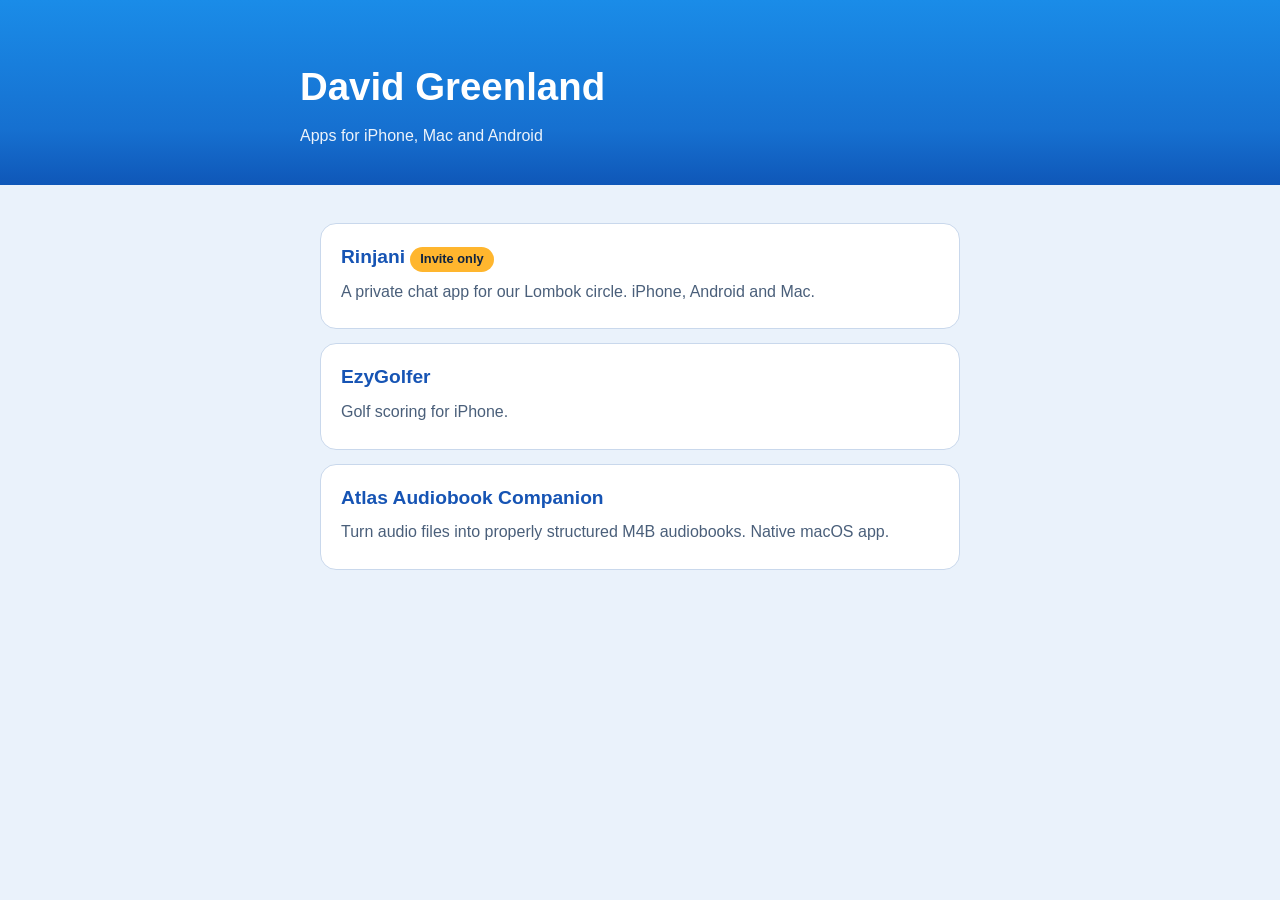
<file: index.html>
<!DOCTYPE html>
<html lang="en">
<head>
<meta charset="UTF-8">
<meta name="viewport" content="width=device-width, initial-scale=1.0">
<title>David Greenland — Apps</title>
<link rel="stylesheet" href="/assets/site.css">
</head>
<body>
<header class="band"><div class="in"><h1>David Greenland</h1><p>Apps for iPhone, Mac and Android</p></div></header>
<main>
  <div class="card"><h2><a href="/rinjani/">Rinjani</a> <span class="tag">Invite only</span></h2>
    <p>A private chat app for our Lombok circle. iPhone, Android and Mac.</p></div>
  <div class="card"><h2><a href="/ezy-golfer/">EzyGolfer</a></h2>
    <p>Golf scoring for iPhone.</p></div>
  <div class="card"><h2><a href="/atlas-audiobook-companion/">Atlas Audiobook Companion</a></h2>
    <p>Turn audio files into properly structured M4B audiobooks. Native macOS app.</p></div>
</main>
</body>
</html>
</file>
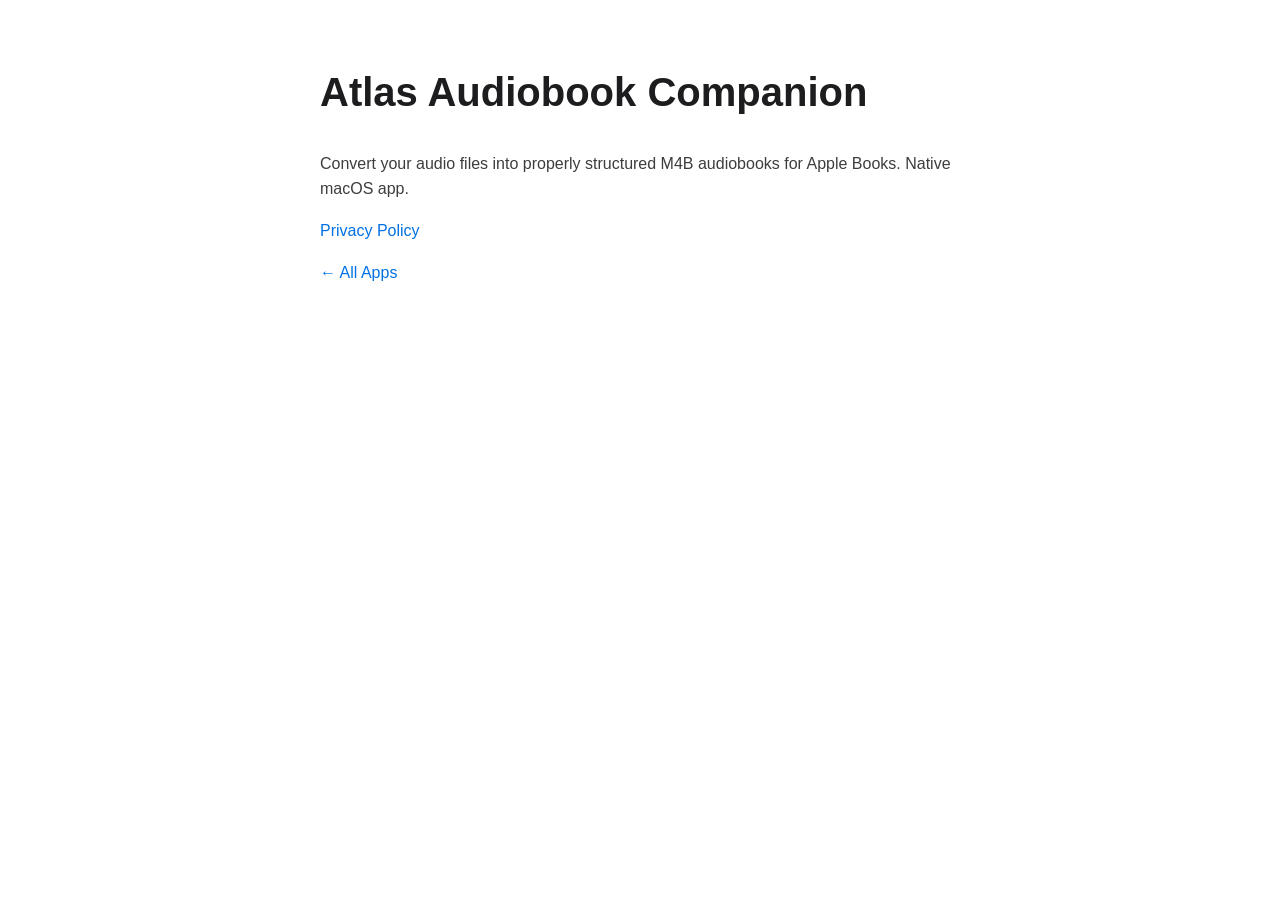
<file: atlas-audiobook-companion/index.html>
<!DOCTYPE html>
<html lang="en">
<head>
<meta charset="UTF-8">
<meta name="viewport" content="width=device-width, initial-scale=1.0">
<title>Atlas Audiobook Companion</title>
<style>
  body { font-family: -apple-system, sans-serif; max-width: 640px; margin: 60px auto; padding: 0 20px; color: #1d1d1f; line-height: 1.6; }
  h1 { font-size: 2.5rem; font-weight: 700; }
  p { color: #3d3d3f; }
  a { color: #0071e3; text-decoration: none; }
  a:hover { text-decoration: underline; }
</style>
</head>
<body>
<h1>Atlas Audiobook Companion</h1>
<p>Convert your audio files into properly structured M4B audiobooks for Apple Books. Native macOS app.</p>
<p><a href="privacy.html">Privacy Policy</a></p>
<p><a href="/">&larr; All Apps</a></p>
</body>
</html>
</file>
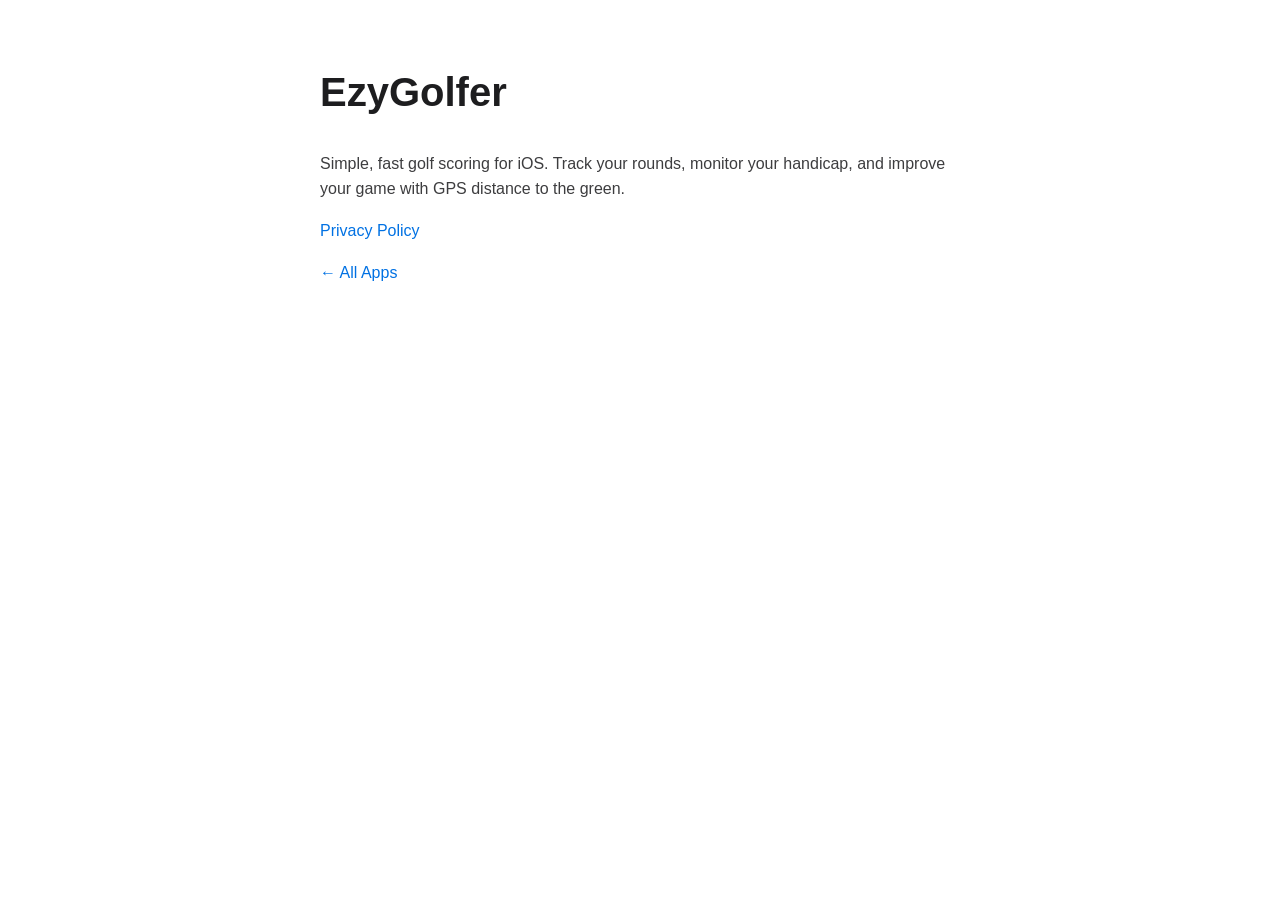
<file: ezy-golfer/index.html>
<!DOCTYPE html>
<html lang="en">
<head>
<meta charset="UTF-8">
<meta name="viewport" content="width=device-width, initial-scale=1.0">
<title>EzyGolfer — Golf Score Tracker</title>
<style>
  body { font-family: -apple-system, sans-serif; max-width: 640px; margin: 60px auto; padding: 0 20px; color: #1d1d1f; line-height: 1.6; }
  h1 { font-size: 2.5rem; font-weight: 700; }
  p { color: #3d3d3f; }
  a { color: #0071e3; text-decoration: none; }
  a:hover { text-decoration: underline; }
  .badge { display: inline-block; margin-top: 16px; }
</style>
</head>
<body>
<h1>EzyGolfer</h1>
<p>Simple, fast golf scoring for iOS. Track your rounds, monitor your handicap, and improve your game with GPS distance to the green.</p>
<p><a href="privacy.html">Privacy Policy</a></p>
<p><a href="/">&larr; All Apps</a></p>
</body>
</html>
</file>
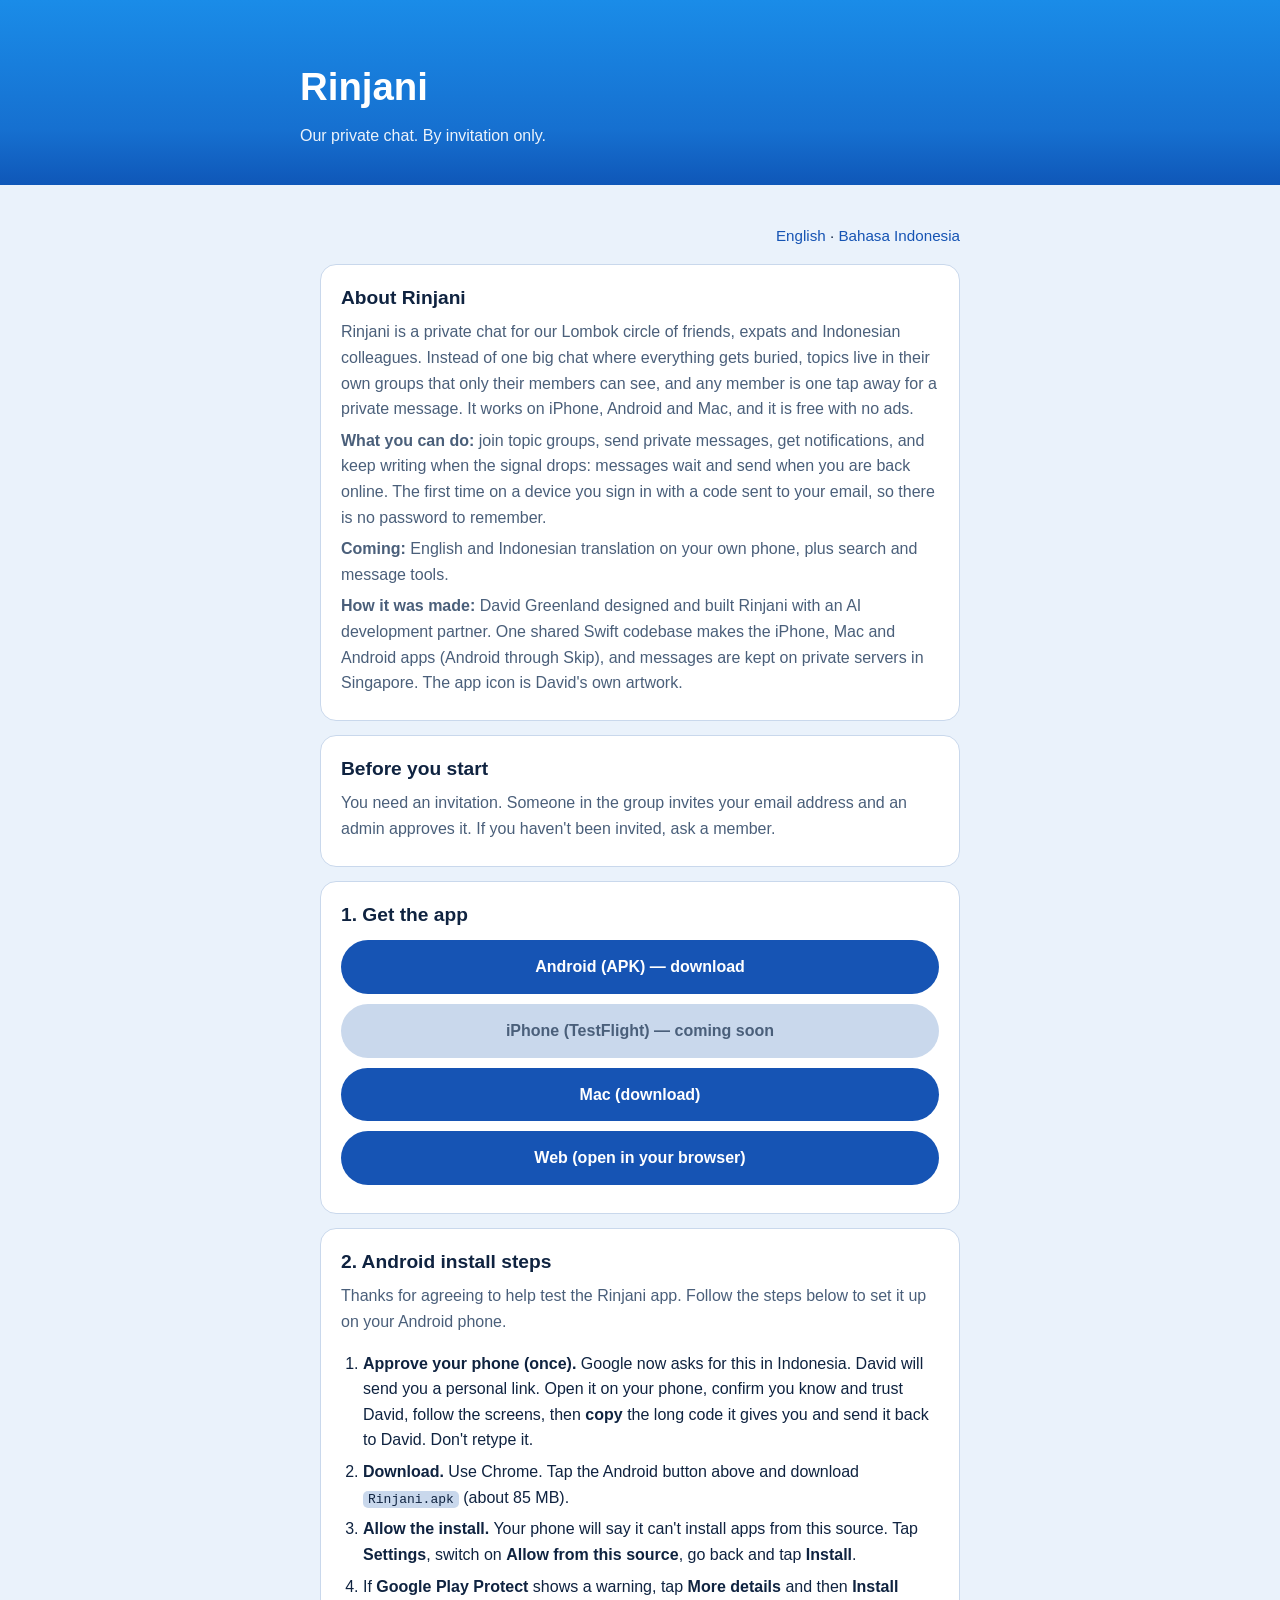
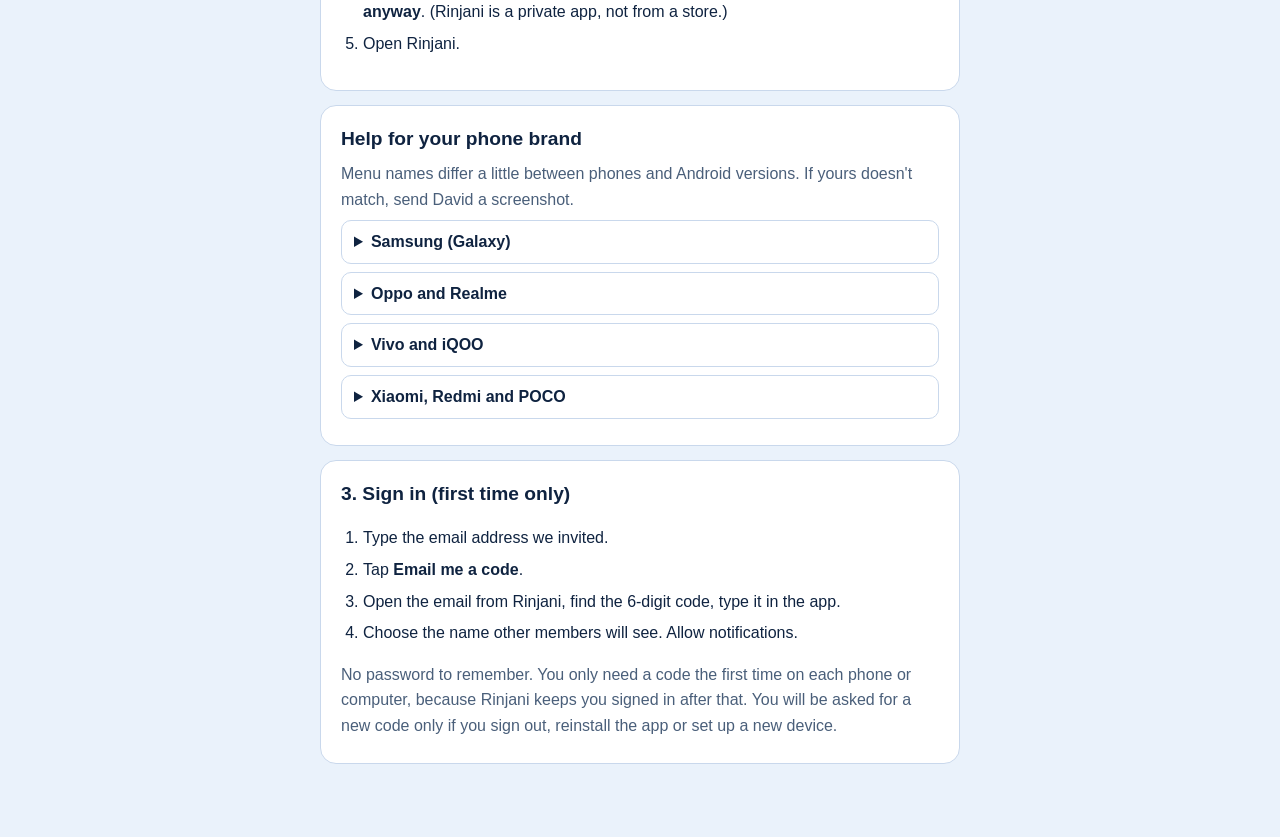
<file: rinjani/index.html>
<!DOCTYPE html>
<html lang="en">
<head>
<meta charset="UTF-8">
<meta name="viewport" content="width=device-width, initial-scale=1.0">
<title>Rinjani — Install</title>
<link rel="stylesheet" href="/assets/site.css">
<script>
  // Show Bahasa Indonesia first on phones set to Indonesian; anyone can switch.
  function setLang(l) { document.documentElement.lang = l;
    document.querySelectorAll('[data-l]').forEach(function (e) { e.hidden = e.dataset.l !== l; }); }
  window.addEventListener('DOMContentLoaded', function () { setLang((navigator.language || 'en').slice(0, 2) === 'id' ? 'id' : 'en'); });
</script>
</head>
<body>
<header class="band"><div class="in"><h1>Rinjani</h1>
  <p data-l="en">Our private chat. By invitation only.</p><p data-l="id" hidden>Obrolan pribadi kita. Hanya dengan undangan.</p></div></header>
<main>
<p class="lang"><a href="#" onclick="setLang('en');return false">English</a> · <a href="#" onclick="setLang('id');return false">Bahasa Indonesia</a></p>

<section data-l="en">
  <div class="card"><h2>About Rinjani</h2>
    <p>Rinjani is a private chat for our Lombok circle of friends, expats and Indonesian colleagues. Instead of one big chat where everything gets buried, topics live in their own groups that only their members can see, and any member is one tap away for a private message. It works on iPhone, Android and Mac, and it is free with no ads.</p>
    <p><b>What you can do:</b> join topic groups, send private messages, get notifications, and keep writing when the signal drops: messages wait and send when you are back online. The first time on a device you sign in with a code sent to your email, so there is no password to remember.</p>
    <p><b>Coming:</b> English and Indonesian translation on your own phone, plus search and message tools.</p>
    <p><b>How it was made:</b> David Greenland designed and built Rinjani with an AI development partner. One shared Swift codebase makes the iPhone, Mac and Android apps (Android through Skip), and messages are kept on private servers in Singapore. The app icon is David's own artwork.</p></div>
  <div class="card"><h2>Before you start</h2>
    <p>You need an invitation. Someone in the group invites your email address and an admin approves it. If you haven't been invited, ask a member.</p></div>
  <div class="card"><h2>1. Get the app</h2>
    <a class="btn" href="https://github.com/noIdea-dev/rinjani-releases/releases/latest/download/Rinjani.apk">Android (APK) — download</a>
    <a class="btn off" href="#">iPhone (TestFlight) — coming soon</a>
    <a class="btn" href="https://github.com/noIdea-dev/rinjani-releases/releases/latest/download/Rinjani.dmg">Mac (download)</a>
    <a class="btn" href="https://noidea-dev.github.io/rinjani/app/">Web (open in your browser)</a></div>
  <div class="card"><h2>2. Android install steps</h2>
    <p>Thanks for agreeing to help test the Rinjani app. Follow the steps below to set it up on your Android phone.</p>
    <ol><li><b>Approve your phone (once).</b> Google now asks for this in Indonesia. David will send you a personal link. Open it on your phone, confirm you know and trust David, follow the screens, then <b>copy</b> the long code it gives you and send it back to David. Don't retype it.</li>
    <li><b>Download.</b> Use Chrome. Tap the Android button above and download <code>Rinjani.apk</code> (about 85 MB).</li>
    <li><b>Allow the install.</b> Your phone will say it can't install apps from this source. Tap <b>Settings</b>, switch on <b>Allow from this source</b>, go back and tap <b>Install</b>.</li>
    <li>If <b>Google Play Protect</b> shows a warning, tap <b>More details</b> and then <b>Install anyway</b>. (Rinjani is a private app, not from a store.)</li>
    <li>Open Rinjani.</li></ol>
    <!-- TODO after Shane's test: replace with the real on-phone approval screens (EN): <p class="todo">Step 1: the exact screens on your phone will be confirmed here after the first real test.</p> -->
  </div>
  <div class="card"><h2>Help for your phone brand</h2>
    <p>Menu names differ a little between phones and Android versions. If yours doesn't match, send David a screenshot.</p>
    <details><summary>Samsung (Galaxy)</summary><ul>
      <li>Download with Chrome or Samsung Internet. When asked, tap <b>Settings</b>, switch on <b>Allow from this source</b>, go back and tap <b>Install</b>.</li>
      <li>If the install is blocked and mentions <b>Auto Blocker</b>: open <b>Settings → Security and privacy → Auto Blocker</b> and switch it off while you install. You can switch it back on afterwards.</li>
      <li>If <b>Google Play Protect</b> warns: <b>More details → Install anyway</b>.</li></ul></details>
    <details><summary>Oppo and Realme</summary><ul>
      <li>Download with Chrome, then tap <b>Install</b>. When asked, tap <b>Settings</b> and allow your browser to <b>Install unknown apps</b>.</li>
      <li>Your phone may run a security check and show a warning, sometimes with a short countdown. Wait, then choose <b>Install anyway</b> or <b>Continue</b>.</li>
      <li>If the install fails the first time, tap the downloaded file and try again.</li></ul></details>
    <details><summary>Vivo and iQOO</summary><ul>
      <li>Download with Chrome, then tap <b>Install</b>. When asked, allow your browser under <b>Install unknown apps</b> (often in Settings → Security or Special app access).</li>
      <li>A virus or security scan may appear. Choose <b>Continue</b> or <b>Install</b> to go on.</li></ul></details>
    <details><summary>Xiaomi, Redmi and POCO</summary><ul>
      <li>Download with Chrome, then tap <b>Install</b>. When asked, allow Chrome to <b>Install unknown apps</b> (Settings → Privacy protection → Special permissions).</li>
      <li>The phone's Security app may scan the file and warn about a risk because Rinjani is not from a store. Choose <b>Install anyway</b>.</li></ul></details>
  </div>
  <div class="card"><h2>3. Sign in (first time only)</h2>
    <ol><li>Type the email address we invited.</li><li>Tap <b>Email me a code</b>.</li>
    <li>Open the email from Rinjani, find the 6-digit code, type it in the app.</li>
    <li>Choose the name other members will see. Allow notifications.</li></ol>
    <p>No password to remember. You only need a code the first time on each phone or computer, because Rinjani keeps you signed in after that. You will be asked for a new code only if you sign out, reinstall the app or set up a new device.</p></div>
</section>

<section data-l="id" hidden>
  <div class="card"><h2>Tentang Rinjani</h2>
    <p>Rinjani adalah obrolan pribadi untuk lingkaran kita di Lombok: teman, ekspat, dan rekan kerja dari Indonesia. Alih-alih satu obrolan besar tempat semuanya tenggelam, setiap topik punya grupnya sendiri yang hanya bisa dilihat anggotanya, dan setiap anggota hanya satu ketukan jauhnya untuk pesan pribadi. Rinjani berjalan di iPhone, Android, dan Mac, gratis dan tanpa iklan.</p>
    <p><b>Yang bisa Anda lakukan:</b> bergabung di grup topik, mengirim pesan pribadi, menerima notifikasi, dan tetap menulis saat sinyal hilang: pesan menunggu dan terkirim saat Anda kembali online. Pertama kali di sebuah perangkat, Anda masuk dengan kode yang dikirim ke email, jadi tidak ada kata sandi yang perlu diingat.</p>
    <p><b>Segera hadir:</b> terjemahan Inggris dan Indonesia langsung di ponsel Anda, serta pencarian dan alat pesan.</p>
    <p><b>Bagaimana dibuat:</b> David Greenland merancang dan membangun Rinjani bersama mitra pengembangan AI. Satu basis kode Swift menghasilkan aplikasi iPhone, Mac, dan Android (Android lewat Skip), dan pesan disimpan di server pribadi di Singapura. Ikon aplikasi adalah karya seni David sendiri.</p></div>
  <div class="card"><h2>Sebelum mulai</h2>
    <p>Anda memerlukan undangan. Seorang anggota grup mengundang alamat email Anda, lalu admin menyetujuinya. Jika belum diundang, mintalah kepada salah satu anggota.</p></div>
  <div class="card"><h2>1. Ambil aplikasinya</h2>
    <a class="btn" href="https://github.com/noIdea-dev/rinjani-releases/releases/latest/download/Rinjani.apk">Android (APK) — unduh</a>
    <a class="btn off" href="#">iPhone (TestFlight) — segera hadir</a>
    <a class="btn" href="https://github.com/noIdea-dev/rinjani-releases/releases/latest/download/Rinjani.dmg">Mac (unduh)</a>
    <a class="btn" href="https://noidea-dev.github.io/rinjani/app/">Web (buka di browser Anda)</a></div>
  <div class="card"><h2>2. Langkah pasang di Android</h2>
    <p>Terima kasih telah bersedia ikut menguji aplikasi Rinjani. Ikuti langkah-langkah di bawah ini untuk memasangnya di ponsel Android Anda.</p>
    <ol><li><b>Setujui ponsel Anda (satu kali).</b> Google kini meminta ini di Indonesia. David akan mengirim tautan pribadi. Buka tautan itu di ponsel Anda, konfirmasi bahwa Anda mengenal dan memercayai David, ikuti layarnya, lalu <b>salin</b> kode panjang yang muncul dan kirimkan kembali kepada David. Jangan diketik ulang.</li>
    <li><b>Unduh.</b> Gunakan Chrome. Ketuk tombol Android di atas dan unduh <code>Rinjani.apk</code> (sekitar 85 MB).</li>
    <li><b>Izinkan pemasangan.</b> Ponsel akan berkata tidak dapat memasang aplikasi dari sumber ini. Ketuk <b>Pengaturan</b>, aktifkan <b>Izinkan dari sumber ini</b>, kembali, lalu ketuk <b>Instal</b>.</li>
    <li>Jika <b>Google Play Protect</b> menampilkan peringatan, ketuk <b>Detail lainnya</b> lalu <b>Tetap instal</b>. (Rinjani adalah aplikasi pribadi, bukan dari toko aplikasi.)</li>
    <li>Buka Rinjani.</li></ol>
    <!-- TODO after Shane's test: replace with the real on-phone approval screens (ID) -->
  </div>
  <div class="card"><h2>Bantuan sesuai merek ponsel</h2>
    <p>Nama menu sedikit berbeda antar ponsel dan versi Android. Jika ponsel Anda berbeda, kirim tangkapan layar kepada David.</p>
    <details><summary>Samsung (Galaxy)</summary><ul>
      <li>Unduh dengan Chrome atau Samsung Internet. Saat diminta, ketuk <b>Pengaturan</b>, aktifkan <b>Izinkan dari sumber ini</b>, kembali, lalu ketuk <b>Instal</b>.</li>
      <li>Jika pemasangan diblokir dan menyebut <b>Auto Blocker</b>: buka <b>Pengaturan → Keamanan dan privasi → Auto Blocker</b> dan matikan selama memasang. Anda boleh menyalakannya lagi setelahnya.</li>
      <li>Jika <b>Google Play Protect</b> memperingatkan: <b>Detail lainnya → Tetap instal</b>.</li></ul></details>
    <details><summary>Oppo dan Realme</summary><ul>
      <li>Unduh dengan Chrome, lalu ketuk <b>Instal</b>. Saat diminta, ketuk <b>Pengaturan</b> dan izinkan browser Anda <b>Memasang aplikasi tidak dikenal</b>.</li>
      <li>Ponsel mungkin menjalankan pemeriksaan keamanan dan menampilkan peringatan, kadang dengan hitung mundur singkat. Tunggu, lalu pilih <b>Tetap instal</b> atau <b>Lanjutkan</b>.</li>
      <li>Jika pemasangan gagal pada percobaan pertama, ketuk file yang diunduh dan coba lagi.</li></ul></details>
    <details><summary>Vivo dan iQOO</summary><ul>
      <li>Unduh dengan Chrome, lalu ketuk <b>Instal</b>. Saat diminta, izinkan browser Anda di <b>Memasang aplikasi tidak dikenal</b> (biasanya di Pengaturan → Keamanan atau Akses aplikasi khusus).</li>
      <li>Pemindaian virus atau keamanan mungkin muncul. Pilih <b>Lanjutkan</b> atau <b>Instal</b> untuk meneruskan.</li></ul></details>
    <details><summary>Xiaomi, Redmi dan POCO</summary><ul>
      <li>Unduh dengan Chrome, lalu ketuk <b>Instal</b>. Saat diminta, izinkan Chrome <b>Memasang aplikasi tidak dikenal</b> (Pengaturan → Perlindungan privasi → Izin khusus).</li>
      <li>Aplikasi Keamanan di ponsel mungkin memindai file dan memperingatkan adanya risiko karena Rinjani bukan dari toko aplikasi. Pilih <b>Tetap instal</b>.</li></ul></details>
  </div>
  <div class="card"><h2>3. Masuk (hanya pertama kali)</h2>
    <ol><li>Ketik alamat email yang kami undang.</li><li>Ketuk <b>Email me a code</b> (Kirim kode lewat email).</li>
    <li>Buka email dari Rinjani, cari kode 6 angka, lalu ketik di aplikasi.</li>
    <li>Pilih nama yang akan dilihat anggota lain. Izinkan notifikasi.</li></ol>
    <p>Tidak ada kata sandi yang perlu diingat. Kode hanya diperlukan saat pertama kali di setiap ponsel atau komputer, karena setelah itu Rinjani membuat Anda tetap masuk. Kode baru hanya diminta jika Anda keluar, memasang ulang aplikasi, atau memakai perangkat baru.</p></div>
</section>
</main>
</body>
</html>
</file>
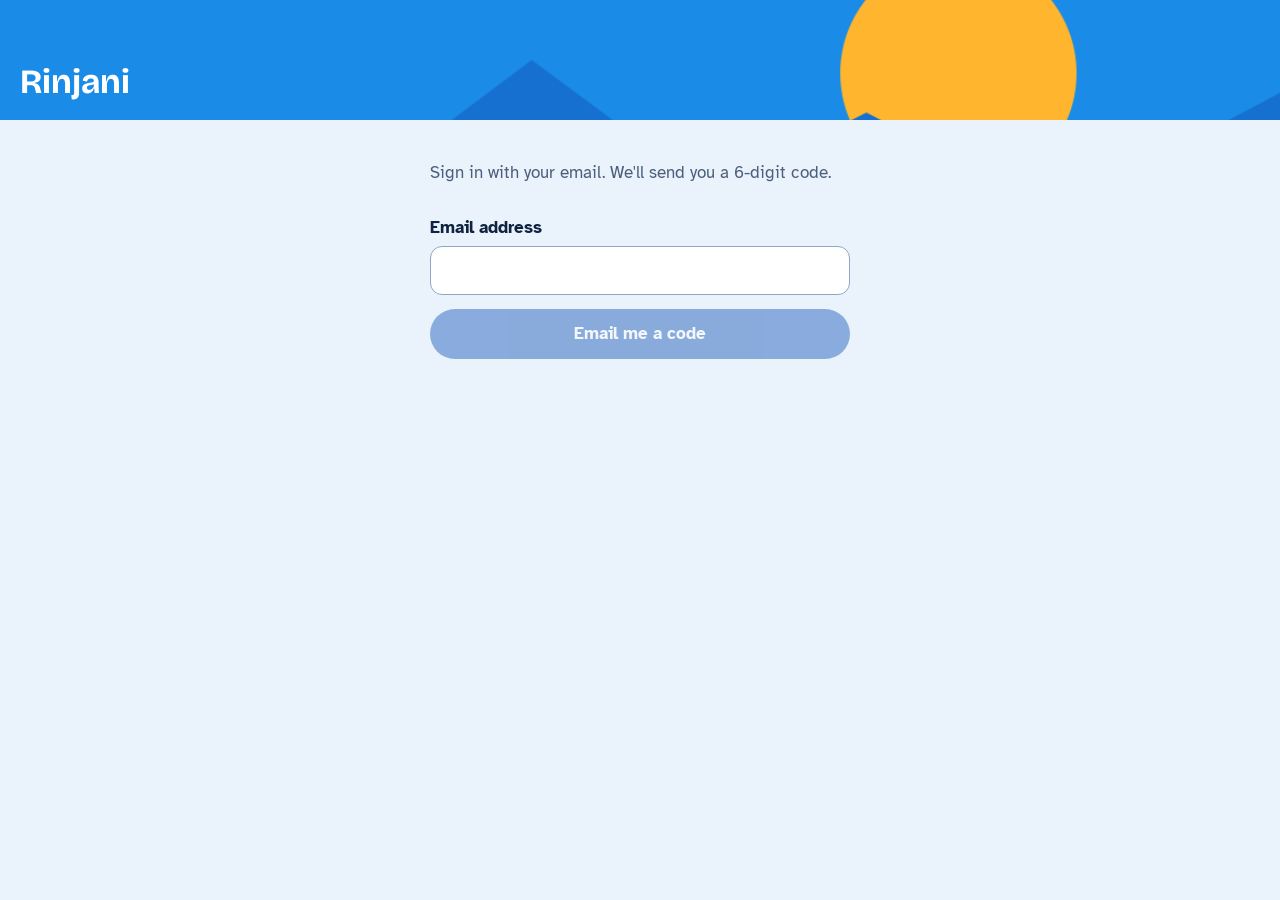
<file: rinjani/app/index.html>
<!doctype html>
<html lang="en">
  <head>
    <meta charset="UTF-8" />
    <meta name="viewport" content="width=device-width, initial-scale=1.0" />
    <meta
      http-equiv="Content-Security-Policy"
      content="default-src 'self'; connect-src 'self' https://nibpmccbjjlpxokotomc.supabase.co wss://nibpmccbjjlpxokotomc.supabase.co; img-src 'self' data:; style-src 'self'; script-src 'self'; font-src 'self'; base-uri 'none'; form-action 'none'"
    />
    <title>Rinjani</title>
    <script type="module" crossorigin src="/rinjani/app/assets/index-tO5v2r-9.js"></script>
    <link rel="stylesheet" crossorigin href="/rinjani/app/assets/index-nm4u6L8t.css">
  </head>
  <body>
    <div id="root"></div>
  </body>
</html>
</file>
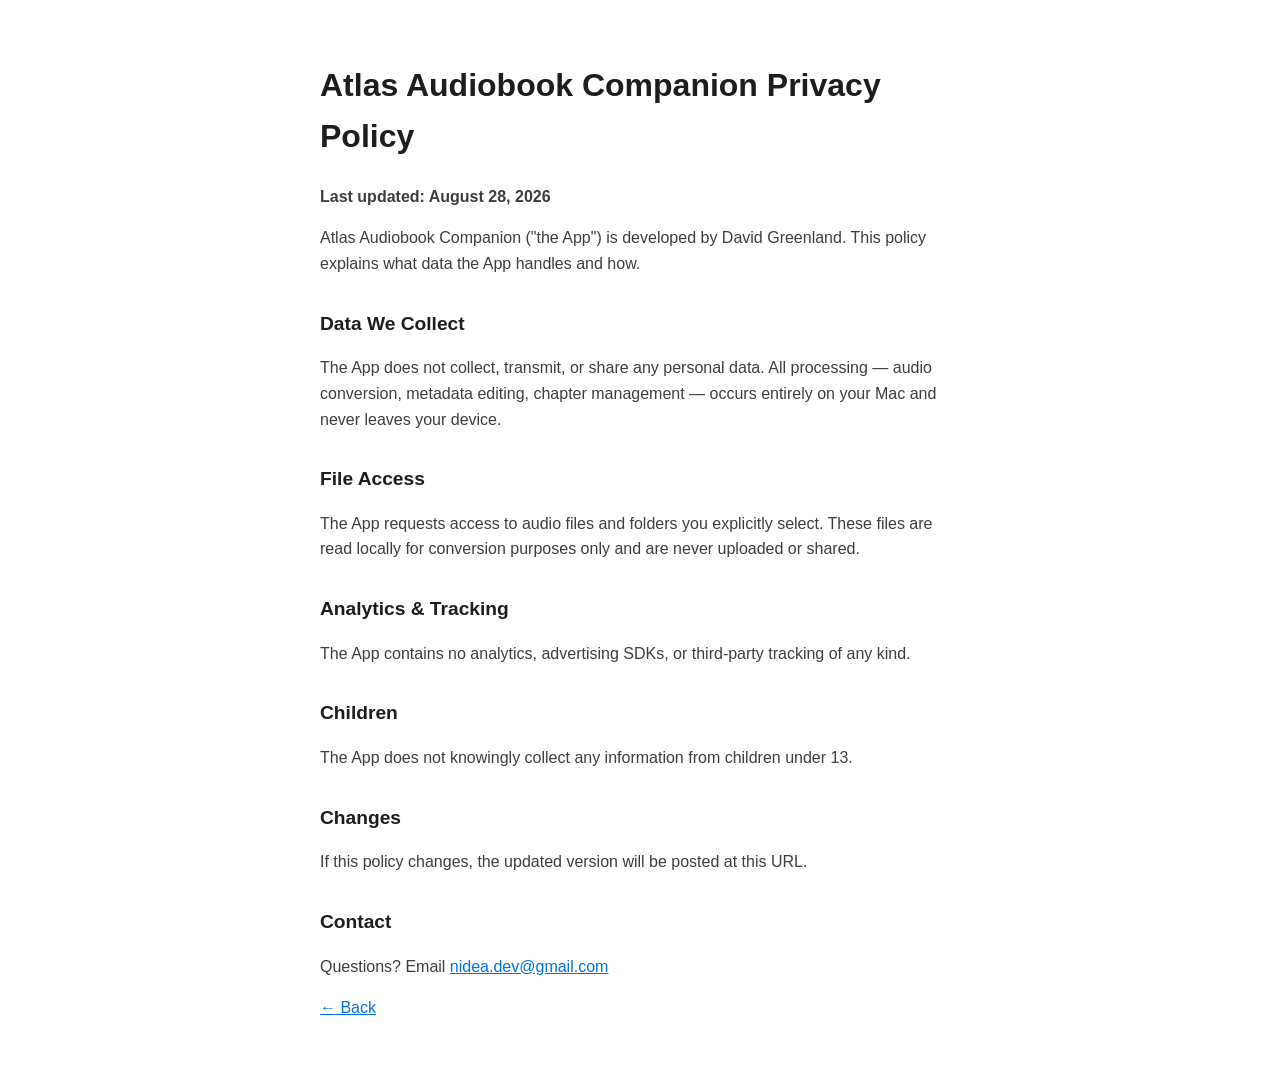
<file: atlas-audiobook-companion/privacy.html>
<!DOCTYPE html>
<html lang="en">
<head>
<meta charset="UTF-8">
<meta name="viewport" content="width=device-width, initial-scale=1.0">
<title>Atlas Audiobook Companion — Privacy Policy</title>
<style>
  body { font-family: -apple-system, sans-serif; max-width: 640px; margin: 60px auto; padding: 0 20px; color: #1d1d1f; line-height: 1.6; }
  h1 { font-size: 2rem; font-weight: 700; }
  h2 { font-size: 1.2rem; font-weight: 600; margin-top: 32px; }
  p, li { color: #3d3d3f; }
  a { color: #0071e3; }
</style>
</head>
<body>
<h1>Atlas Audiobook Companion Privacy Policy</h1>
<p><strong>Last updated: August 28, 2026</strong></p>

<p>Atlas Audiobook Companion ("the App") is developed by David Greenland. This policy explains what data the App handles and how.</p>

<h2>Data We Collect</h2>
<p>The App does not collect, transmit, or share any personal data. All processing — audio conversion, metadata editing, chapter management — occurs entirely on your Mac and never leaves your device.</p>

<h2>File Access</h2>
<p>The App requests access to audio files and folders you explicitly select. These files are read locally for conversion purposes only and are never uploaded or shared.</p>

<h2>Analytics & Tracking</h2>
<p>The App contains no analytics, advertising SDKs, or third-party tracking of any kind.</p>

<h2>Children</h2>
<p>The App does not knowingly collect any information from children under 13.</p>

<h2>Changes</h2>
<p>If this policy changes, the updated version will be posted at this URL.</p>

<h2>Contact</h2>
<p>Questions? Email <a href="mailto:nidea.dev@gmail.com?subject=Atlas%20Audiobook%20Companion%20Support">nidea.dev@gmail.com</a></p>

<p><a href="/atlas-audiobook-companion/">&larr; Back</a></p>
</body>
</html>
</file>
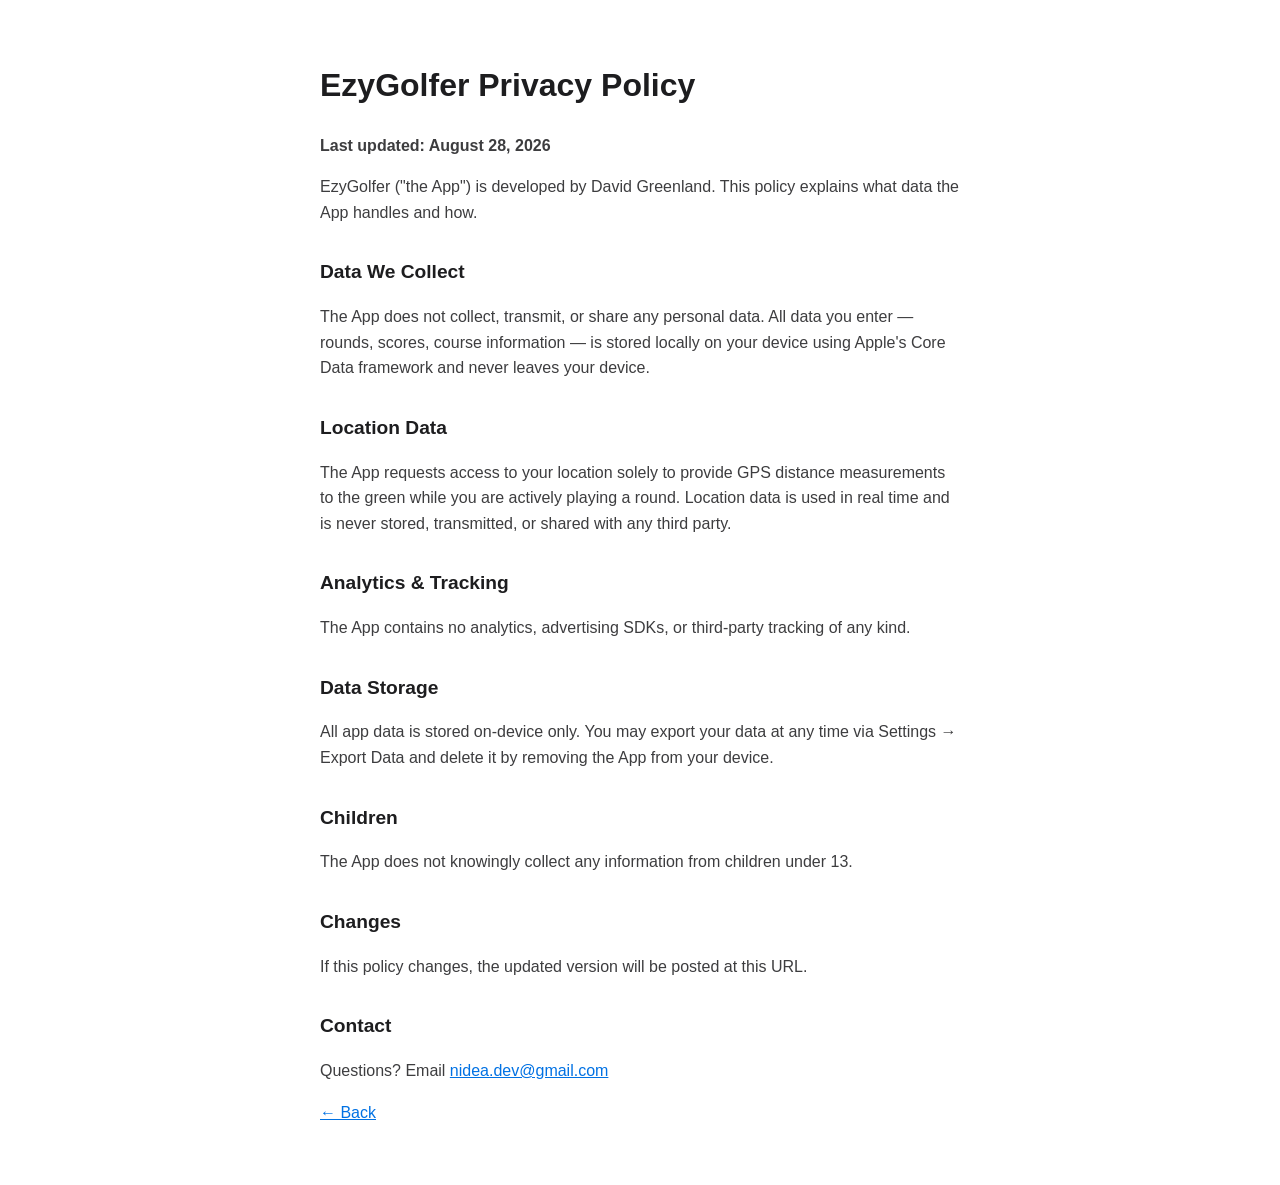
<file: ezy-golfer/privacy.html>
<!DOCTYPE html>
<html lang="en">
<head>
<meta charset="UTF-8">
<meta name="viewport" content="width=device-width, initial-scale=1.0">
<title>EzyGolfer — Privacy Policy</title>
<style>
  body { font-family: -apple-system, sans-serif; max-width: 640px; margin: 60px auto; padding: 0 20px; color: #1d1d1f; line-height: 1.6; }
  h1 { font-size: 2rem; font-weight: 700; }
  h2 { font-size: 1.2rem; font-weight: 600; margin-top: 32px; }
  p, li { color: #3d3d3f; }
  a { color: #0071e3; }
</style>
</head>
<body>
<h1>EzyGolfer Privacy Policy</h1>
<p><strong>Last updated: August 28, 2026</strong></p>

<p>EzyGolfer ("the App") is developed by David Greenland. This policy explains what data the App handles and how.</p>

<h2>Data We Collect</h2>
<p>The App does not collect, transmit, or share any personal data. All data you enter — rounds, scores, course information — is stored locally on your device using Apple's Core Data framework and never leaves your device.</p>

<h2>Location Data</h2>
<p>The App requests access to your location solely to provide GPS distance measurements to the green while you are actively playing a round. Location data is used in real time and is never stored, transmitted, or shared with any third party.</p>

<h2>Analytics & Tracking</h2>
<p>The App contains no analytics, advertising SDKs, or third-party tracking of any kind.</p>

<h2>Data Storage</h2>
<p>All app data is stored on-device only. You may export your data at any time via Settings → Export Data and delete it by removing the App from your device.</p>

<h2>Children</h2>
<p>The App does not knowingly collect any information from children under 13.</p>

<h2>Changes</h2>
<p>If this policy changes, the updated version will be posted at this URL.</p>

<h2>Contact</h2>
<p>Questions? Email <a href="mailto:nidea.dev@gmail.com?subject=EzyGolfer%20Support">nidea.dev@gmail.com</a></p>

<p><a href="/ezy-golfer/">&larr; Back</a></p>
</body>
</html>
</file>
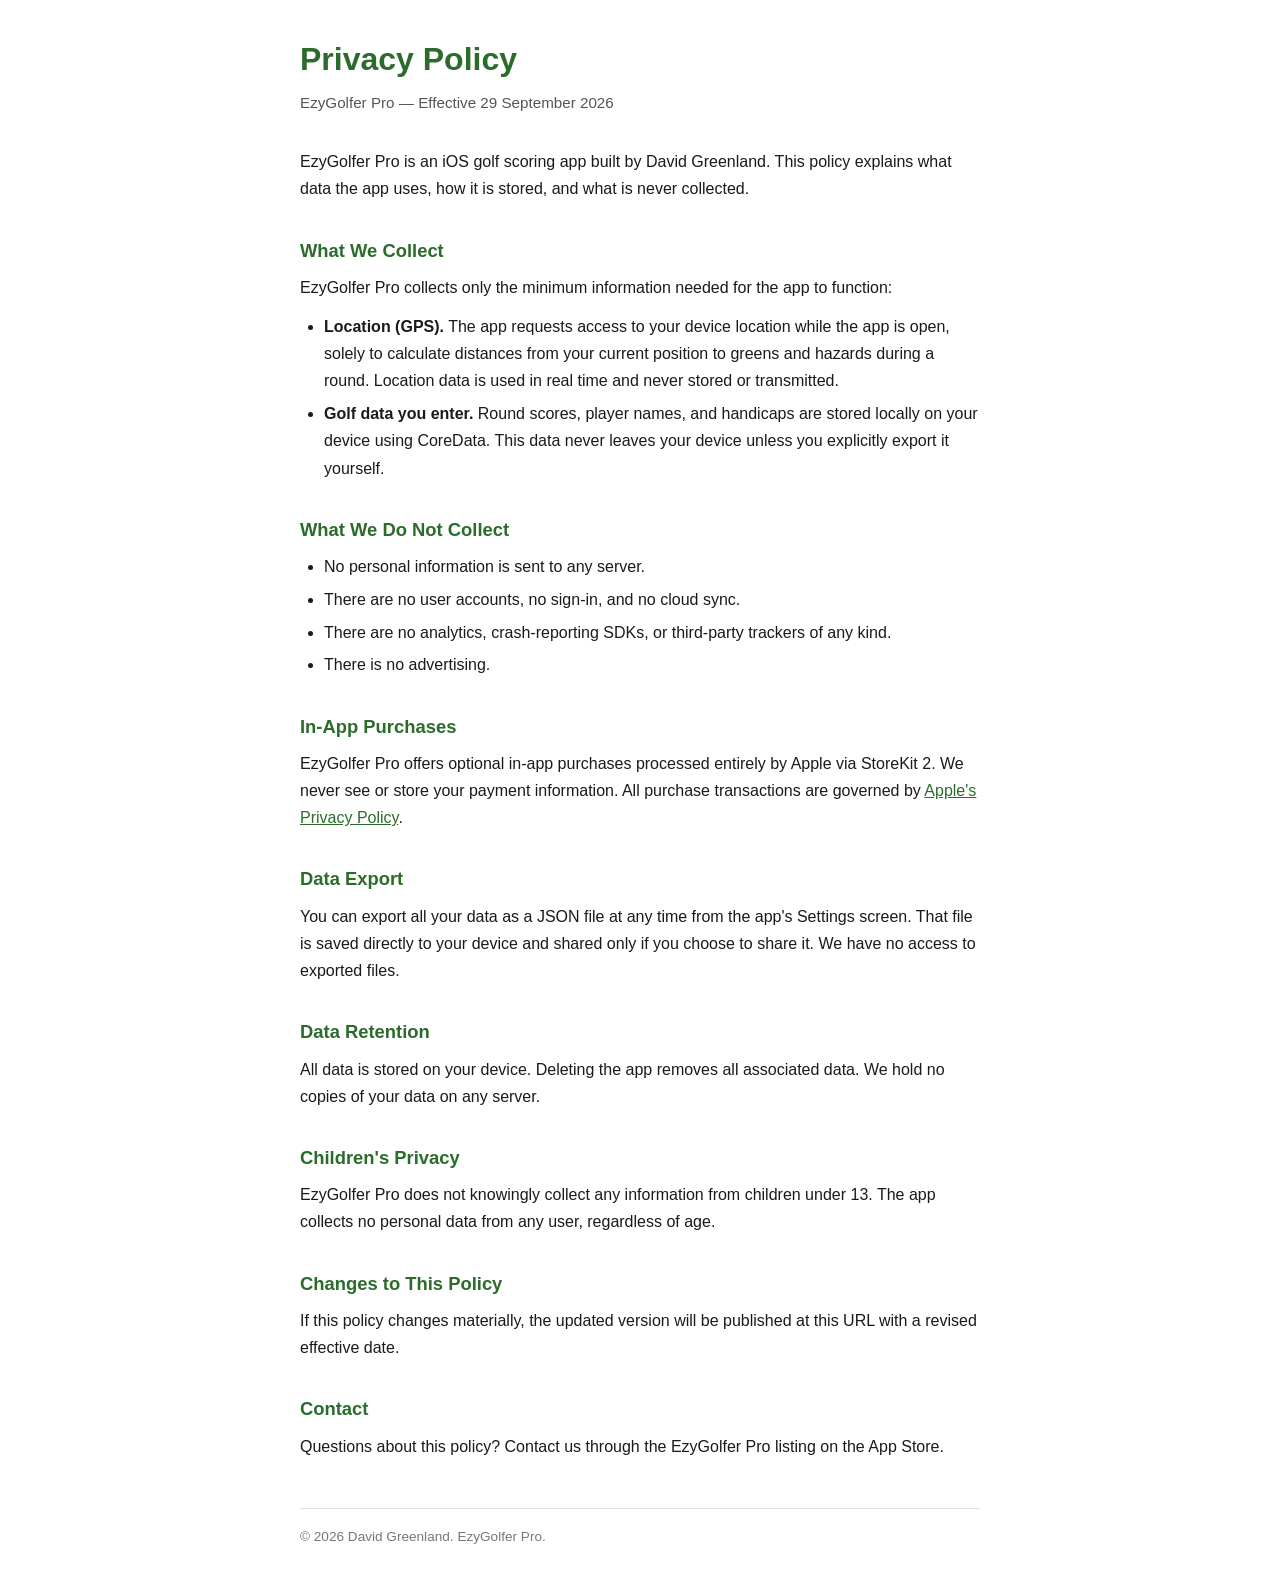
<file: EzyGolferPro/privacy.html>
<!DOCTYPE html>
<html lang="en">
<head>
  <meta charset="UTF-8" />
  <meta name="viewport" content="width=device-width, initial-scale=1.0" />
  <title>Privacy Policy — EzyGolfer Pro</title>
  <style>
    *, *::before, *::after { box-sizing: border-box; margin: 0; padding: 0; }
    body {
      font-family: -apple-system, BlinkMacSystemFont, "Segoe UI", Roboto, Helvetica, Arial, sans-serif;
      background: #ffffff;
      color: #1a1a1a;
      line-height: 1.7;
      padding: 2rem 1rem;
    }
    .container {
      max-width: 680px;
      margin: 0 auto;
    }
    h1 {
      color: #2B6B2B;
      font-size: 2rem;
      margin-bottom: 0.25rem;
    }
    .subtitle {
      color: #555;
      font-size: 0.95rem;
      margin-bottom: 2rem;
    }
    h2 {
      color: #2B6B2B;
      font-size: 1.15rem;
      margin-top: 2rem;
      margin-bottom: 0.5rem;
    }
    p {
      margin-bottom: 0.75rem;
    }
    ul {
      margin: 0.5rem 0 0.75rem 1.5rem;
    }
    li {
      margin-bottom: 0.35rem;
    }
    footer {
      margin-top: 3rem;
      padding-top: 1rem;
      border-top: 1px solid #e0e0e0;
      color: #777;
      font-size: 0.85rem;
    }
  </style>
</head>
<body>
  <div class="container">
    <h1>Privacy Policy</h1>
    <p class="subtitle">EzyGolfer Pro &mdash; Effective 29 September 2026</p>

    <p>EzyGolfer Pro is an iOS golf scoring app built by David Greenland. This policy explains what data the app uses, how it is stored, and what is never collected.</p>

    <h2>What We Collect</h2>
    <p>EzyGolfer Pro collects only the minimum information needed for the app to function:</p>
    <ul>
      <li><strong>Location (GPS).</strong> The app requests access to your device location while the app is open, solely to calculate distances from your current position to greens and hazards during a round. Location data is used in real time and never stored or transmitted.</li>
      <li><strong>Golf data you enter.</strong> Round scores, player names, and handicaps are stored locally on your device using CoreData. This data never leaves your device unless you explicitly export it yourself.</li>
    </ul>

    <h2>What We Do Not Collect</h2>
    <ul>
      <li>No personal information is sent to any server.</li>
      <li>There are no user accounts, no sign-in, and no cloud sync.</li>
      <li>There are no analytics, crash-reporting SDKs, or third-party trackers of any kind.</li>
      <li>There is no advertising.</li>
    </ul>

    <h2>In-App Purchases</h2>
    <p>EzyGolfer Pro offers optional in-app purchases processed entirely by Apple via StoreKit 2. We never see or store your payment information. All purchase transactions are governed by <a href="https://www.apple.com/legal/privacy/" style="color:#2B6B2B;">Apple's Privacy Policy</a>.</p>

    <h2>Data Export</h2>
    <p>You can export all your data as a JSON file at any time from the app's Settings screen. That file is saved directly to your device and shared only if you choose to share it. We have no access to exported files.</p>

    <h2>Data Retention</h2>
    <p>All data is stored on your device. Deleting the app removes all associated data. We hold no copies of your data on any server.</p>

    <h2>Children's Privacy</h2>
    <p>EzyGolfer Pro does not knowingly collect any information from children under 13. The app collects no personal data from any user, regardless of age.</p>

    <h2>Changes to This Policy</h2>
    <p>If this policy changes materially, the updated version will be published at this URL with a revised effective date.</p>

    <h2>Contact</h2>
    <p>Questions about this policy? Contact us through the EzyGolfer Pro listing on the App Store.</p>

    <footer>
      &copy; 2026 David Greenland. EzyGolfer Pro.
    </footer>
  </div>
</body>
</html>
</file>
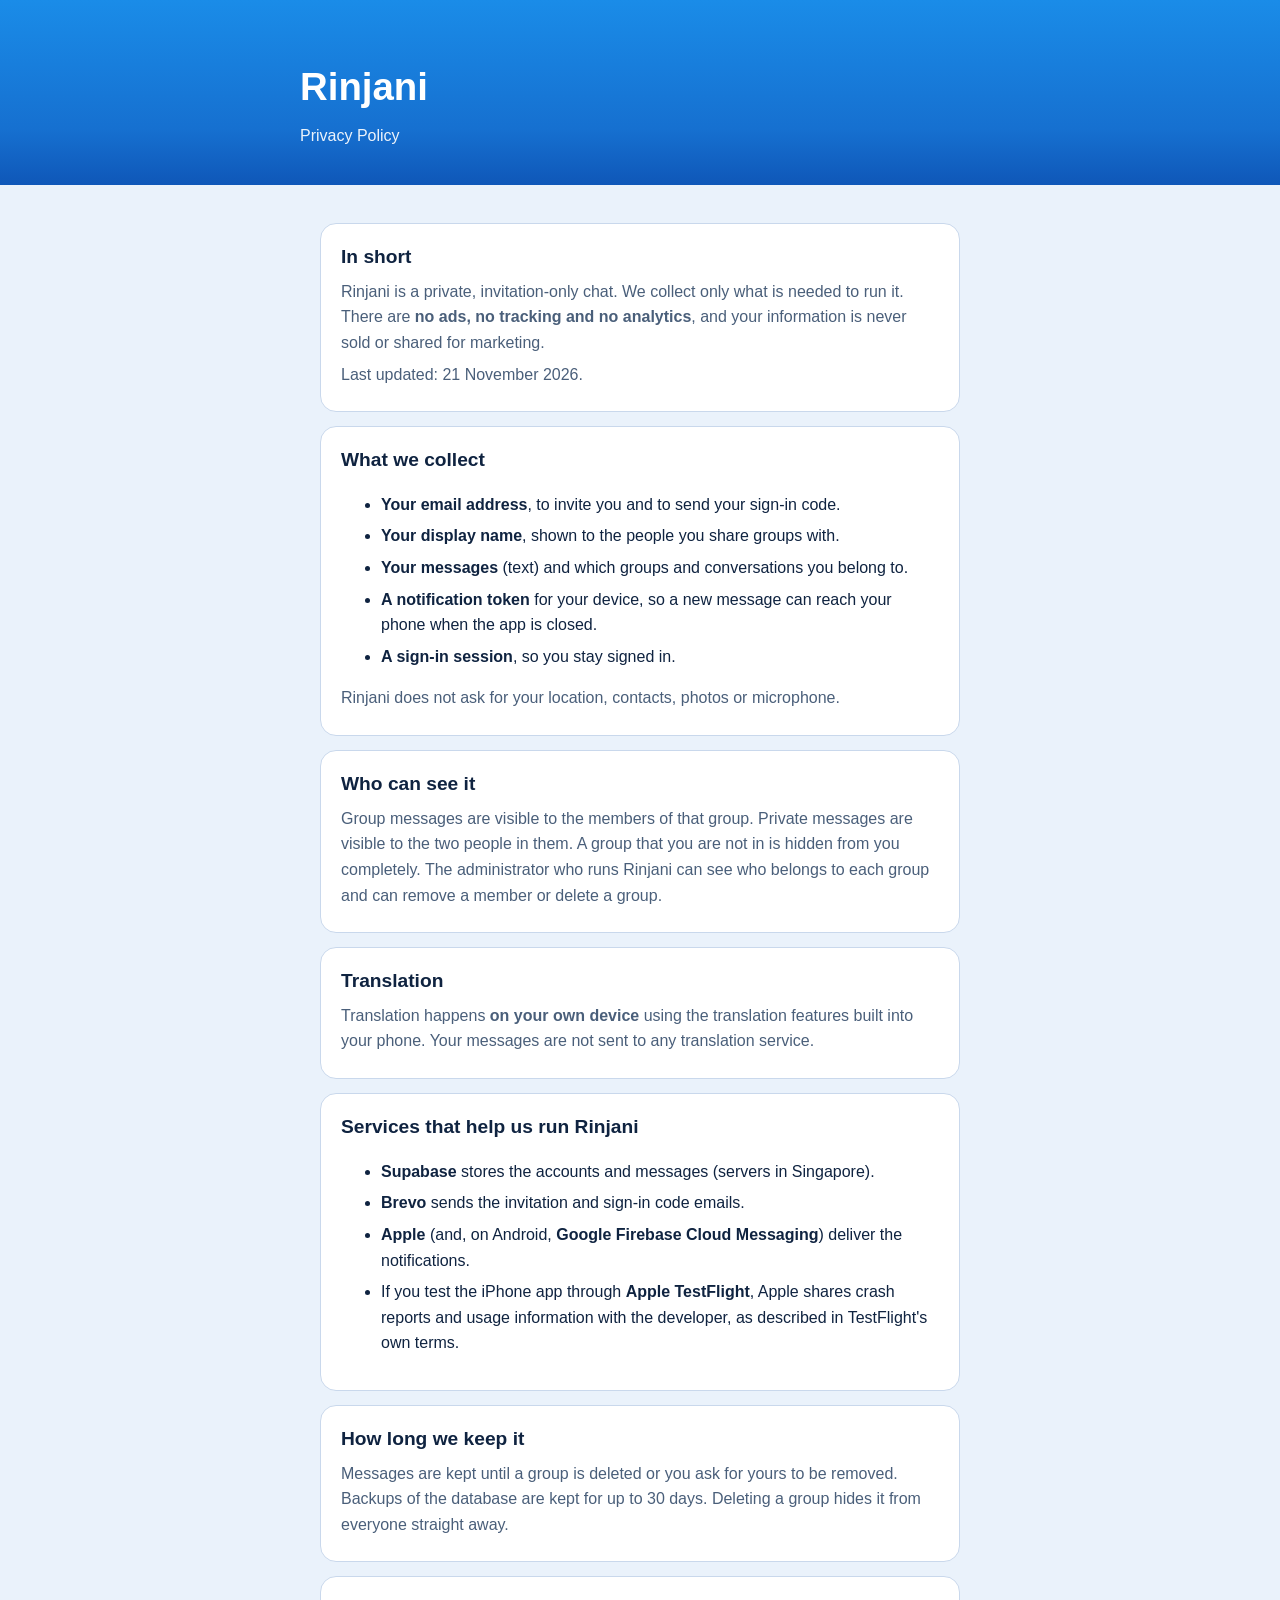
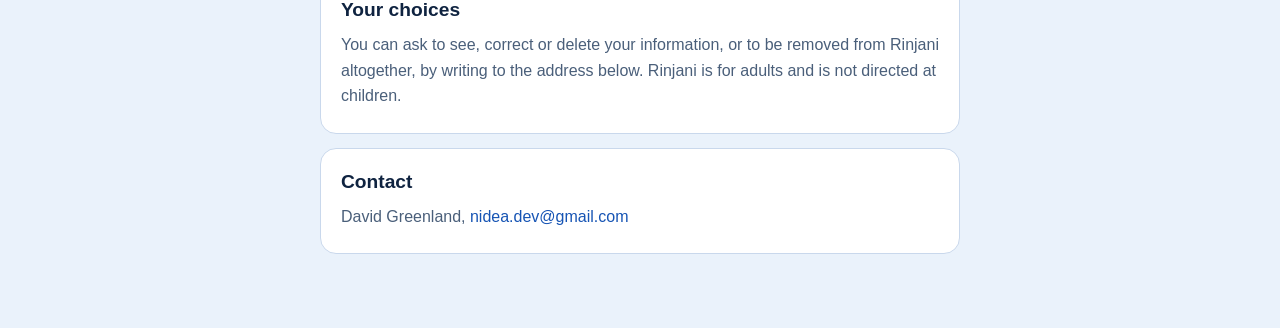
<file: rinjani/privacy.html>
<!DOCTYPE html>
<html lang="en">
<head>
<meta charset="UTF-8">
<meta name="viewport" content="width=device-width, initial-scale=1.0">
<title>Rinjani — Privacy Policy</title>
<link rel="stylesheet" href="/assets/site.css">
</head>
<body>
<header class="band"><div class="in"><h1>Rinjani</h1><p>Privacy Policy</p></div></header>
<main>
<div class="card"><h2>In short</h2>
  <p>Rinjani is a private, invitation-only chat. We collect only what is needed to run it. There are <b>no ads, no tracking and no analytics</b>, and your information is never sold or shared for marketing.</p>
  <p>Last updated: 21 November 2026.</p></div>

<div class="card"><h2>What we collect</h2>
  <ul>
    <li><b>Your email address</b>, to invite you and to send your sign-in code.</li>
    <li><b>Your display name</b>, shown to the people you share groups with.</li>
    <li><b>Your messages</b> (text) and which groups and conversations you belong to.</li>
    <li><b>A notification token</b> for your device, so a new message can reach your phone when the app is closed.</li>
    <li><b>A sign-in session</b>, so you stay signed in.</li>
  </ul>
  <p>Rinjani does not ask for your location, contacts, photos or microphone.</p></div>

<div class="card"><h2>Who can see it</h2>
  <p>Group messages are visible to the members of that group. Private messages are visible to the two people in them. A group that you are not in is hidden from you completely. The administrator who runs Rinjani can see who belongs to each group and can remove a member or delete a group.</p></div>

<div class="card"><h2>Translation</h2>
  <p>Translation happens <b>on your own device</b> using the translation features built into your phone. Your messages are not sent to any translation service.</p></div>

<div class="card"><h2>Services that help us run Rinjani</h2>
  <ul>
    <li><b>Supabase</b> stores the accounts and messages (servers in Singapore).</li>
    <li><b>Brevo</b> sends the invitation and sign-in code emails.</li>
    <li><b>Apple</b> (and, on Android, <b>Google Firebase Cloud Messaging</b>) deliver the notifications.</li>
    <li>If you test the iPhone app through <b>Apple TestFlight</b>, Apple shares crash reports and usage information with the developer, as described in TestFlight's own terms.</li>
  </ul></div>

<div class="card"><h2>How long we keep it</h2>
  <p>Messages are kept until a group is deleted or you ask for yours to be removed. Backups of the database are kept for up to 30 days. Deleting a group hides it from everyone straight away.</p></div>

<div class="card"><h2>Your choices</h2>
  <p>You can ask to see, correct or delete your information, or to be removed from Rinjani altogether, by writing to the address below. Rinjani is for adults and is not directed at children.</p></div>

<div class="card"><h2>Contact</h2>
  <p>David Greenland, <a href="mailto:nidea.dev@gmail.com">nidea.dev@gmail.com</a></p></div>
</main>
</body>
</html>
</file>
<file: assets/site.css>
:root { --ink:#0f2340; --ink2:#4a5f7a; --mist:#eaf2fb; --card:#fff; --blue:#1654b4; --sun:#ffb62e; --line:#c9d8ec; }
@media (prefers-color-scheme: dark) { :root { --ink:#e8eef8; --ink2:#9db0c9; --mist:#0a1830; --card:#10233f; --blue:#5b9bff; --line:#24406b; } }
* { box-sizing:border-box; }
body { margin:0; font-family:-apple-system,"Segoe UI",Roboto,sans-serif; background:var(--mist); color:var(--ink); line-height:1.6; }
header.band { background:linear-gradient(180deg,#1a8ce8,#1670d0 70%,#0f57b8); color:#fff; padding:56px 20px 36px; }
header.band .in, main { max-width:680px; margin:0 auto; }
header.band h1 { margin:0; font-size:2.4rem; }
header.band p { margin:6px 0 0; opacity:.92; }
main { padding:24px 20px 60px; }
.card { background:var(--card); border-radius:16px; padding:18px 20px; margin:14px 0; border:1px solid var(--line); }
.card h2 { margin:0 0 6px; font-size:1.2rem; }
.card p { margin:6px 0; color:var(--ink2); }
a { color:var(--blue); text-decoration:none; } a:hover { text-decoration:underline; }
.btn { display:block; text-align:center; padding:14px; border-radius:999px; font-weight:700; margin:10px 0; background:var(--blue); color:#fff; }
.btn.off { background:var(--line); color:var(--ink2); pointer-events:none; }
.tag { display:inline-block; background:var(--sun); color:#0f2340; border-radius:999px; padding:2px 10px; font-size:.8rem; font-weight:700; }
ol { padding-left:22px; } li { margin:6px 0; }
.lang { text-align:right; font-size:.95rem; }
.todo { background:#fff3d6; color:#5a4300; border-radius:8px; padding:2px 8px; font-size:.85rem; }

details { margin:8px 0; padding:8px 12px; border:1px solid var(--line); border-radius:10px; }
summary { cursor:pointer; font-weight:600; }
details ul { margin:8px 0 2px; padding-left:20px; color:var(--ink2); }
code { background:var(--line); padding:1px 5px; border-radius:5px; }
</file>
<file: rinjani/app/assets/index-nm4u6L8t.css>
:root{--av-a:#d3e4f8;--av-b:#dcd8f2;--av-c:#f8dfc8;--av-d:#d6ecf0;--band:#1a8ce8;--card:#fff;--field:#8fa6c4;--ink:#0f2340;--ink2:#4a5f7c;--line:#cbd9ea;--link:#1456b8;--mine:#1456b8;--mist:#eaf2fb;--name-a:#1456b8;--name-b:#0b7285;--name-c:#6b3fa8;--name-d:#9c3d2a;--press:#d5e6f7;--sun:#ffb62e;--warn:#b23a24}@media (prefers-color-scheme:dark){:root{--av-a:#1e3f6e;--av-b:#2f2a66;--av-c:#5a3a22;--av-d:#14505c;--band:#1366c4;--card:#12284a;--field:#3a5a8c;--ink:#e8f0fb;--ink2:#a0b4d0;--line:#24406a;--link:#66a1f5;--mine:#1456b8;--mist:#0a1830;--name-a:#7db4ff;--name-b:#6fd0e3;--name-c:#c2a4f0;--name-d:#f0a58f;--press:#1b3a66;--sun:#ffc24a;--warn:#f0a58f}}@font-face{font-family:Atkinson;src:url(/rinjani/app/assets/AtkinsonHyperlegible-Regular-ycu_OfBo.ttf)format("truetype");font-weight:400;font-display:swap}@font-face{font-family:Atkinson;src:url(/rinjani/app/assets/AtkinsonHyperlegible-Bold-DND0wAMM.ttf)format("truetype");font-weight:700;font-display:swap}@font-face{font-family:Bricolage;src:url(/rinjani/app/assets/BricolageGrotesque-Bold-BbYgpLv7.ttf)format("truetype");font-weight:700;font-display:swap}*{box-sizing:border-box}html,body,#root{height:100%;margin:0}body{background:var(--mist);color:var(--ink);font:17px/1.4 Atkinson,system-ui,sans-serif}h1,h2,h3{margin:0;font-family:Bricolage,Atkinson,system-ui,sans-serif;font-weight:700}a,.link{color:var(--link)}.warn{color:var(--warn)}.muted{color:var(--ink2)}.band{background:var(--band) url(/rinjani/app/assets/band-light-Biz4dDIW.png) center / cover no-repeat;color:#fff;flex-wrap:wrap;justify-content:space-between;align-items:flex-end;gap:8px 12px;min-height:120px;padding:28px 20px 14px;display:flex}@media (prefers-color-scheme:dark){.band{background-image:url(/rinjani/app/assets/band-dark-sFBDMjgA.png)}}.band h1{overflow-wrap:anywhere;min-width:0;font-size:34px}.layout{height:100%}.layout-narrow{flex-direction:column;display:flex}.layout-three{grid-template-columns:minmax(230px,280px) minmax(340px,1fr) minmax(240px,280px);display:grid}.layout-two{grid-template-columns:minmax(230px,280px) minmax(340px,1fr);display:grid}.pane{border-right:1px solid var(--line);background:var(--mist);min-width:0;overflow:auto}.pane:last-child{border-right:0}.screen{background:var(--mist);min-height:100%}.form{flex-direction:column;gap:14px;max-width:460px;margin:0 auto;padding:24px 20px;display:flex}.form label{flex-direction:column;gap:6px;font-weight:700;display:flex}.form input{font:inherit;border:1.5px solid var(--field);background:var(--card);color:var(--ink);border-radius:12px;padding:12px 14px}.form input:focus-visible,button:focus-visible{outline:3px solid var(--link);outline-offset:2px}.form .who{margin:0;font-weight:700}button{font:inherit;cursor:pointer}button.primary{background:var(--mine);color:#fff;border:0;border-radius:999px;padding:13px 20px;font-weight:700}button.primary:disabled{opacity:.45;cursor:not-allowed}button.link{color:var(--link);background:0 0;border:0;padding:8px;font-weight:700}.list-screen,.conversation,.members{flex-direction:column;height:100%;min-height:0;display:flex}.band-actions{flex-wrap:wrap;gap:8px;margin-left:auto;display:flex}.band-button{color:#fff;white-space:nowrap;background:#0a183061;border:0;border-radius:999px;padding:6px 14px;font-size:14px;font-weight:700}.section{color:var(--ink2);margin:0;padding:16px 16px 4px;font-family:Atkinson,system-ui,sans-serif;font-size:15px}ul{margin:0;padding:0;list-style:none}.chat-row{width:100%;color:var(--ink);text-align:left;background:0 0;border:0;align-items:center;gap:12px;padding:10px 16px;display:flex}.chat-row[aria-current=true]{background:var(--press);border-radius:14px}.chat-row[data-unread=true] .chat-title{font-weight:700}.sub .chat-row{padding-left:44px}.chat-title{text-overflow:ellipsis;white-space:nowrap;flex:1;min-width:0;overflow:hidden}.dot{background:var(--sun);border-radius:50%;flex:none;width:10px;height:10px}.avatar{width:40px;height:40px;color:var(--ink);border-radius:50%;flex:none;justify-content:center;align-items:center;font-weight:700;display:inline-flex}.av-a{background:var(--av-a)}.av-b{background:var(--av-b)}.av-c{background:var(--av-c)}.av-d{background:var(--av-d)}.offline-banner{background:var(--sun);color:#0f2340;margin:0;padding:8px 16px;font-weight:700}.messages{flex-direction:column;flex:1;gap:8px;min-height:0;padding:12px 16px;display:flex;overflow:auto}.bubble{background:var(--card);border:1px solid var(--line);overflow-wrap:anywhere;white-space:pre-wrap;border-radius:16px;flex-direction:column;align-self:flex-start;gap:2px;max-width:min(80%,560px);padding:8px 12px;display:flex}.bubble.mine{background:var(--mine);color:#fff;border-color:var(--mine);align-self:flex-end}.bubble .sender{color:var(--link);font-size:13px;font-weight:700}.bubble .note{opacity:.85;font-size:12px}.bubble.failed .note{color:#ffd2c8}.bubble.mine .link{color:#fff;opacity:.85;text-decoration:underline}.edit-strip{background:var(--mist);border-top:1px solid var(--line);color:var(--ink);align-items:center;gap:12px;padding:6px 16px;font-size:14px;font-weight:700;display:flex}.edit-strip .note{font-weight:400}.composer{border-top:1px solid var(--line);background:var(--mist);align-items:flex-end;gap:10px;padding:10px 16px;display:flex}.composer textarea{font:inherit;border:1.5px solid var(--field);background:var(--card);color:var(--ink);resize:none;border-radius:14px;flex:1;max-height:160px;padding:10px 14px}.member{align-items:center;gap:12px;padding:10px 16px;display:flex}.member-name{overflow-wrap:anywhere;flex:1;min-width:0}.tag{background:var(--sun);color:#0f2340;border-radius:999px;padding:2px 10px;font-size:13px;font-weight:700}.pills{gap:8px;display:flex}.pill{background:var(--card);color:var(--ink);border:1.5px solid var(--field);border-radius:999px;padding:8px 16px;font-weight:700}.pill.on{background:var(--mine);color:#fff;border-color:var(--mine)}button.danger{background:var(--warn)}.scrim{background:#050f238c;justify-content:center;align-items:center;padding:20px;display:flex;position:fixed;inset:0}.dialog{background:var(--card);color:var(--ink);border-radius:18px;flex-direction:column;gap:12px;width:100%;max-width:420px;padding:22px;display:flex}.dialog-actions{justify-content:flex-end;gap:8px;display:flex}.empty{text-align:center;justify-content:center;align-items:center;height:100%;padding:24px;display:flex}.form .section{padding:10px 0 0}
</file>
